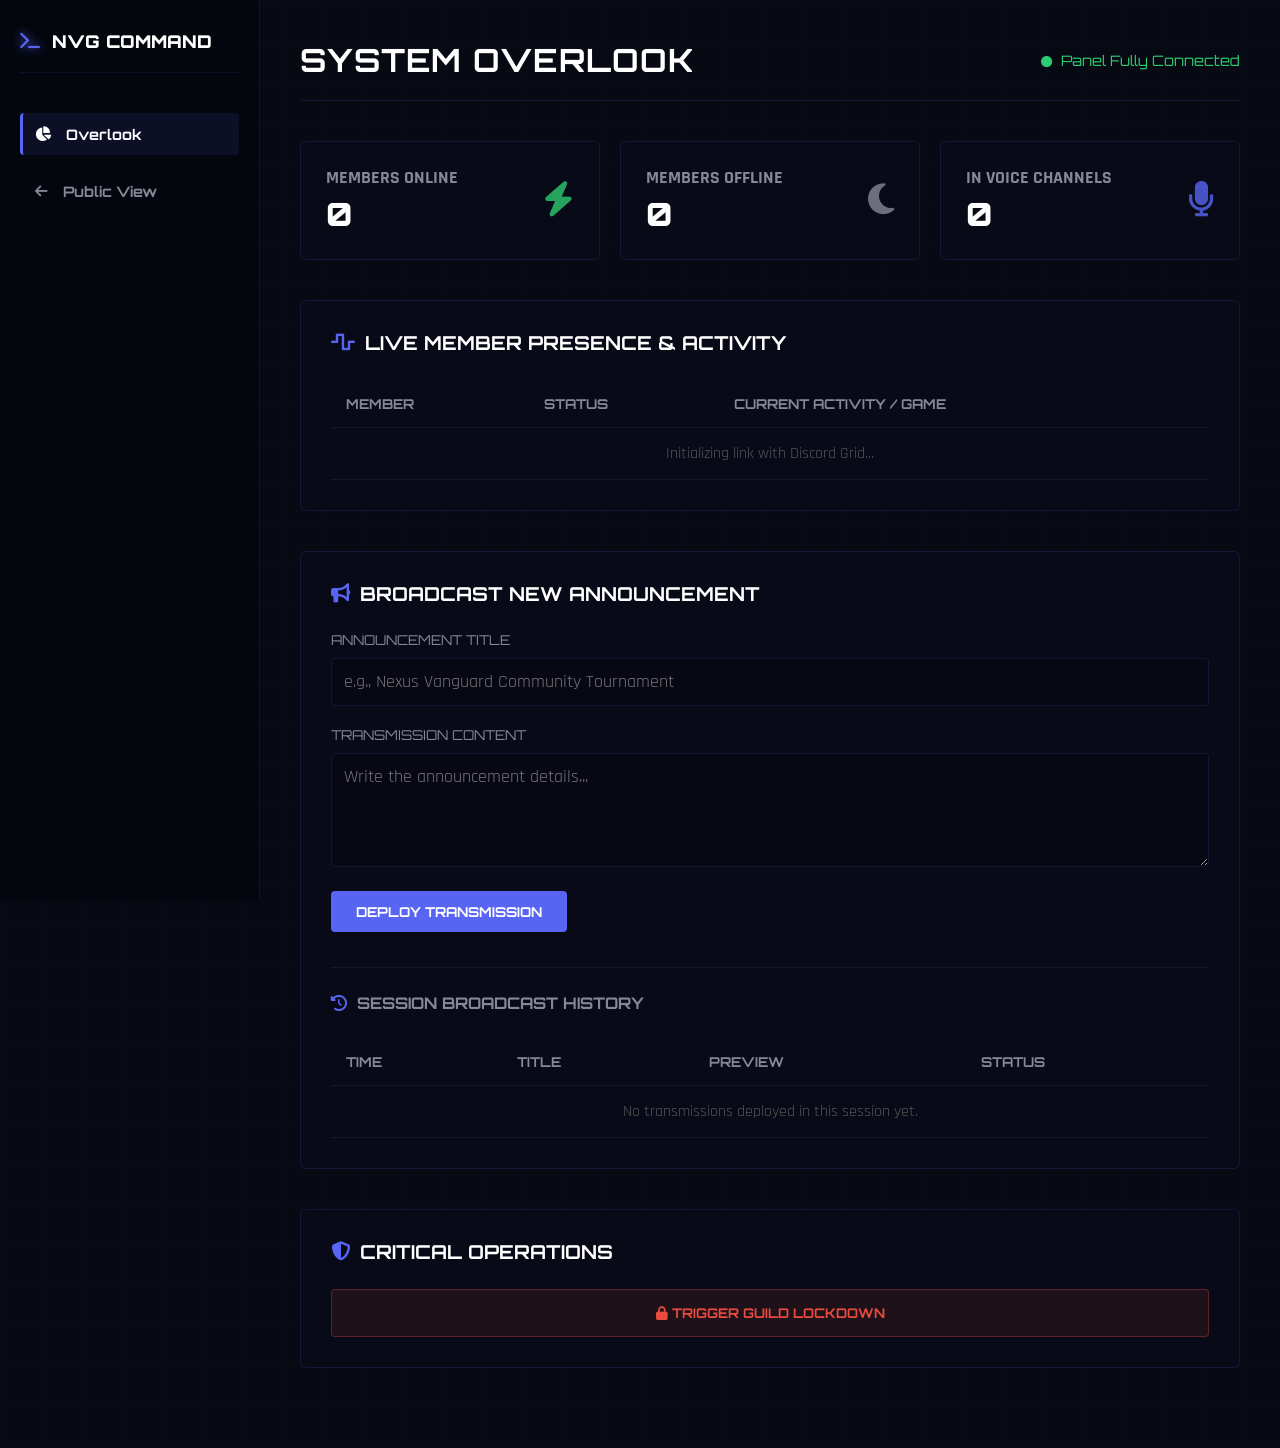
<file: Dashboard.html>
<!DOCTYPE html>
<html lang="en">
<head>
    <meta charset="UTF-8">
    <meta name="viewport" content="width=device-width, initial-scale=1.0">
    <title>Nexus Vanguard | Ultimate Live Control</title>
    <link href="https://fonts.googleapis.com/css2?family=Orbitron:wght@500;700;900&family=Rajdhani:wght@500;600;700&display=swap" rel="stylesheet">
    <link rel="stylesheet" href="https://cdnjs.cloudflare.com/ajax/libs/font-awesome/6.5.0/css/all.min.css">
    
    <style>
        :root {
            --cyber-primary: #5865F2; 
            --cyber-success: #2ecc71;
            --cyber-danger: #e74c3c;
            --cyber-bg-dark: #070913;
            --hud-font: 'Orbitron', sans-serif; 
            --body-font: 'Rajdhani', sans-serif; 
            --card-bg: rgba(10, 13, 28, 0.6);
            --card-border: rgba(88, 101, 242, 0.15);
        }
        body {
            background-color: var(--cyber-bg-dark);
            background-image: linear-gradient(rgba(88, 101, 242, 0.02) 1px, transparent 1px), linear-gradient(90deg, rgba(88, 101, 242, 0.02) 1px, transparent 1px);
            background-size: 40px 40px; margin: 0; padding: 0; overflow-x: hidden; color: #fff; display: flex; min-height: 100vh;
        }
        .sidebar { width: 260px; background: rgba(5, 7, 15, 0.9); border-right: 1px solid var(--card-border); padding: 30px 20px; box-sizing: border-box; display: flex; flex-direction: column; gap: 40px; position: fixed; height: 100vh; z-index: 10; }
        .sidebar-logo { display: flex; align-items: center; gap: 12px; font-family: var(--hud-font); font-weight: 900; font-size: 1.1rem; text-transform: uppercase; color: #fff; border-bottom: 1px solid rgba(88, 101, 242, 0.1); padding-bottom: 20px; }
        .sidebar-logo i { color: var(--cyber-primary); filter: drop-shadow(0 0 5px var(--cyber-primary)); }
        .sidebar-menu { list-style: none; padding: 0; margin: 0; display: flex; flex-direction: column; gap: 15px; }
        .sidebar-menu a { display: flex; align-items: center; gap: 15px; color: #848995; text-decoration: none; font-family: var(--hud-font); font-size: 0.9rem; font-weight: 700; padding: 12px 15px; border-radius: 4px; transition: all 0.25s ease; }
        .sidebar-menu a:hover, .sidebar-menu a.active-panel { color: #fff; background: rgba(88, 101, 242, 0.1); border-left: 3px solid var(--cyber-primary); padding-left: 12px; }
        .main-content { margin-left: 260px; flex-grow: 1; padding: 40px; box-sizing: border-box; }
        .dash-header { display: flex; justify-content: space-between; align-items: center; margin-bottom: 40px; border-bottom: 1px solid var(--card-border); padding-bottom: 20px; }
        .dash-header h1 { font-family: var(--hud-font); font-size: 2rem; text-transform: uppercase; margin: 0; letter-spacing: 1px; }
        .metrics-grid { display: grid; grid-template-columns: repeat(auto-fit, minmax(220px, 1fr)); gap: 20px; margin-bottom: 40px; }
        .metric-box { background: var(--card-bg); border: 1px solid var(--card-border); border-radius: 6px; padding: 25px; display: flex; justify-content: space-between; align-items: center; backdrop-filter: blur(8px); }
        .metric-info h3 { font-family: var(--body-font); font-size: 1.1rem; color: #848995; margin: 0 0 5px 0; text-transform: uppercase; }
        .metric-info p { font-family: var(--hud-font); font-size: 2rem; font-weight: 900; margin: 0; }
        .metric-icon { font-size: 2.2rem; color: var(--cyber-primary); opacity: 0.8; }
        .dash-section { background: var(--card-bg); border: 1px solid var(--card-border); border-radius: 6px; padding: 30px; margin-bottom: 40px; backdrop-filter: blur(8px); }
        .section-title { font-family: var(--hud-font); font-size: 1.2rem; text-transform: uppercase; margin: 0 0 25px 0; color: #fff; display: flex; align-items: center; gap: 10px; }
        .section-title i { color: var(--cyber-primary); }
        .ticket-table { width: 100%; border-collapse: collapse; font-family: var(--body-font); font-size: 1.15rem; }
        .ticket-table th, .ticket-table td { text-align: left; padding: 15px; border-bottom: 1px solid rgba(255, 255, 255, 0.05); }
        .ticket-table th { font-family: var(--hud-font); font-size: 0.85rem; color: #848995; text-transform: uppercase; }
        .user-avatar { width: 32px; height: 32px; border-radius: 50%; vertical-align: middle; margin-right: 10px; border: 1px solid var(--cyber-primary); }
        .status-badge { background: rgba(46, 204, 113, 0.1); color: var(--cyber-success); padding: 4px 10px; border-radius: 4px; font-size: 0.9rem; font-family: var(--hud-font); font-weight: 700; border: 1px solid rgba(46, 204, 113, 0.2); }
        .form-group { margin-bottom: 20px; }
        .form-group label { display: block; font-family: var(--hud-font); font-size: 0.85rem; color: #848995; text-transform: uppercase; margin-bottom: 10px; }
        .form-group input, .form-group textarea { width: 100%; background: rgba(7, 9, 19, 0.6); border: 1px solid var(--card-border); border-radius: 4px; padding: 12px; box-sizing: border-box; color: #fff; font-family: var(--body-font); font-size: 1.1rem; }
        .action-btn { background: var(--cyber-primary); color: #fff; border: none; font-family: var(--hud-font); font-size: 0.85rem; font-weight: 700; text-transform: uppercase; padding: 12px 25px; border-radius: 4px; cursor: pointer; transition: all 0.25s ease; }
        .action-btn:hover { box-shadow: 0 0 15px var(--cyber-primary); }
        .btn-danger-outline { background: rgba(231, 76, 60, 0.1); color: var(--cyber-danger); border: 1px solid rgba(231, 76, 60, 0.3); font-family: var(--hud-font); padding: 15px 25px; border-radius: 4px; cursor: pointer; font-weight: 700; text-transform: uppercase; width: 100%; transition: all 0.25s ease; }
        .btn-danger-outline:hover { background: var(--cyber-danger); color: #fff; box-shadow: 0 0 15px var(--cyber-danger); }
    </style>
</head>
<body>

    <aside class="sidebar">
        <div class="sidebar-logo">
            <i class="fa-solid fa-terminal"></i>
            <span>NVG Command</span>
        </div>
        <ul class="sidebar-menu">
            <li><a href="#" class="active-panel"><i class="fa-solid fa-chart-pie"></i> Overlook</a></li>
            <li><a href="index.html"><i class="fa-solid fa-arrow-left"></i> Public View</a></li>
        </ul>
    </aside>

    <main class="main-content">
        <header class="dash-header">
            <h1>System Overlook</h1>
            <div style="font-family: var(--hud-font); color: var(--cyber-success); font-size: 0.9rem;">
                <i class="fa-solid fa-circle" style="font-size: 0.7rem; margin-right: 5px;"></i> Panel Fully Connected
            </div>
        </header>

        <section class="metrics-grid">
            <div class="metric-box">
                <div class="metric-info">
                    <h3>Members Online</h3>
                    <p id="live-online">0</p>
                </div>
                <div class="metric-icon"><i class="fa-solid fa-bolt" style="color: #2ecc71;"></i></div>
            </div>
            <div class="metric-box">
                <div class="metric-info">
                    <h3>Members Offline</h3>
                    <p id="live-offline">0</p>
                </div>
                <div class="metric-icon"><i class="fa-solid fa-moon" style="color: #848995;"></i></div>
            </div>
            <div class="metric-box">
                <div class="metric-info">
                    <h3>In Voice Channels</h3>
                    <p id="live-voice">0</p>
                </div>
                <div class="metric-icon"><i class="fa-solid fa-microphone" style="color: #5865F2;"></i></div>
            </div>
        </section>

        <section class="dash-section">
            <h2 class="section-title"><i class="fa-solid fa-wave-square"></i> Live Member Presence & Activity</h2>
            <table class="ticket-table" style="font-size: 1rem;">
                <thead>
                    <tr>
                        <th>Member</th>
                        <th>Status</th>
                        <th>Current Activity / Game</th>
                    </tr>
                </thead>
                <tbody id="live-users-body">
                    <tr>
                        <td colspan="3" style="text-align: center; color: #555; font-family: var(--body-font);">Initializing link with Discord Grid...</td>
                    </tr>
                </tbody>
            </table>
        </section>

        <section class="dash-section">
            <h2 class="section-title"><i class="fa-solid fa-bullhorn"></i> Broadcast New Announcement</h2>
            <form id="announcement-form">
                <div class="form-group">
                    <label>Announcement Title</label>
                    <input type="text" id="announce-title" required placeholder="e.g., Nexus Vanguard Community Tournament">
                </div>
                <div class="form-group">
                    <label>Transmission Content</label>
                    <textarea id="announce-content" rows="4" required placeholder="Write the announcement details..."></textarea>
                </div>
                <button type="submit" class="action-btn" id="deploy-btn">Deploy Transmission</button>
            </form>

            <div style="margin-top: 35px; border-top: 1px solid rgba(255,255,255,0.05); padding-top: 25px;">
                <h3 class="section-title" style="font-size: 1rem; color: #848995;"><i class="fa-solid fa-clock-rotate-left"></i> Session Broadcast History</h3>
                <table class="ticket-table" style="font-size: 1rem;">
                    <thead>
                        <tr>
                            <th>Time</th>
                            <th>Title</th>
                            <th>Preview</th>
                            <th>Status</th>
                        </tr>
                    </thead>
                    <tbody id="announcement-logs-body">
                        <tr>
                            <td colspan="4" style="text-align: center; color: #555; font-family: var(--body-font);">No transmissions deployed in this session yet.</td>
                        </tr>
                    </tbody>
                </table>
            </div>
        </section>

        <section class="dash-section">
            <h2 class="section-title"><i class="fa-solid fa-shield-halved"></i> Critical Operations</h2>
            <button class="btn-danger-outline" onclick="triggerLockdown()"><i class="fa-solid fa-lock"></i> Trigger Guild Lockdown</button>
        </section>
    </main>

    <script>
        // 🛑 تذكر: حط البيانات الحقيقية بتاعت سيرفرك هنا عشان يشتغل فوراً بالملي 🛑
        const DISCORD_SERVER_ID = "1517904988611936417"; 
        const ANNOUNCEMENT_WEBHOOK = "https://discord.com/api/webhooks/1519901537546010634/37pa2kfaSZx6YN_q8IDbFToHeHkRJudzIp-53Y2wsSWuxGPnc7Nw4welFcbaDT4u4IFr";
        const ADMIN_LOGS_WEBHOOK = "https://discord.com/api/webhooks/1519909451446878318/cSJOOd7D1_GVlN8UIFIr2nOJO7teT3Se0zM2d8cqSHAQ6qQsq5gB5C9vrqWw_uePq97G";
        // وظيفة جلب وعرض البيانات الحية (العدادات + أسامي الأعضاء)
        async function fetchDiscordData() {
            if (DISCORD_SERVER_ID === "YOUR_DISCORD_SERVER_ID_HERE") return;

            try {
                const response = await fetch(`https://discord.com/api/guilds/${DISCORD_SERVER_ID}/widget.json`);
                if (response.ok) {
                    const data = await response.json();
                    
                    // 1. حساب وتحيين العدادات الحية
                    const totalOnline = data.presence_count || 0;
                    document.getElementById('live-online').innerText = totalOnline;
                    
                    // الديسكورد API للويدجت بيجيب الأعضاء النشطين فقط، هنعرض الـ Voice الحقيقيين والنشاط
                    const voiceMembers = data.members.filter(m => m.channel_id);
                    document.getElementById('live-voice').innerText = voiceMembers.length;

                    // حساب تقريبي للـ Offline بناءً على الـ Presence الحالية
                    document.getElementById('live-offline').innerText = "Active Link";

                    // 2. تحديث جدول الأعضاء والـ Game Activity لايف
                    const usersBody = document.getElementById('live-users-body');
                    usersBody.innerHTML = ""; // مسح القديم

                    if (data.members && data.members.length > 0) {
                        // هناخد أول 5 أعضاء نشطين عشان الصفحة تفضل سريعة وفخمة
                        data.members.slice(0, 5).forEach(member => {
                            const game = member.game ? member.game.name : "Idling / No Game";
                            const isVoice = member.channel_id ? `<span style="color:#5865F2; font-size:0.8rem;">[In Voice]</span>` : "";
                            
                            const row = `
                                <tr>
                                    <td>
                                        <img src="${member.avatar_url}" class="user-avatar" alt="">
                                        <span style="font-weight:600;">${member.username}</span>
                                    </td>
                                    <td><span class="status-badge">${member.status.toUpperCase()}</span> ${isVoice}</td>
                                    <td style="color: #a2a7b5; font-family: var(--body-font);">${game}</td>
                                </tr>
                            `;
                            usersBody.insertAdjacentHTML('beforeend', row);
                        });
                    } else {
                        usersBody.innerHTML = `<tr><td colspan="3" style="text-align:center; color:#555;">No active members tracked.</td></tr>`;
                    }
                }
            } catch (error) {
                console.error("Error connecting with Discord API:", error);
            }
        }

        // تشغيل التحديث التلقائي كل 8 ثواني عشان تلمح التغيير لايف
        if(DISCORD_SERVER_ID !== "YOUR_DISCORD_SERVER_ID_HERE") {
            fetchDiscordData();
            setInterval(fetchDiscordData, 8000);
        }

        // سيستم الـ Broadcast المزدوج (ديسكورد + الجدول في نفس الوقت)
        document.getElementById('announcement-form').addEventListener('submit', async (e) => {
            e.preventDefault();
            const title = document.getElementById('announce-title').value;
            const content = document.getElementById('announce-content').value;
            const btn = document.getElementById('deploy-btn');

            btn.innerText = "Transmitting...";
            btn.disabled = true;

            const payload = {
                embeds: [{
                    title: `📢 ${title}`,
                    description: content,
                    color: 5793266,
                    footer: { text: "Broadcasted via NVG Dashboard Control" },
                    timestamp: new Date()
                }]
            };

            try {
                const response = await fetch(ANNOUNCEMENT_WEBHOOK, {
                    method: 'POST',
                    headers: { 'Content-Type': 'application/json' },
                    body: JSON.stringify(payload)
                });

                if(response.ok) {
                    alert("Transmission Deployed Successfully to Discord!");

                    // تحديث الجدول قدام عينك فوراً
                    const logsBody = document.getElementById('announcement-logs-body');
                    if (logsBody.innerHTML.includes("No transmissions")) logsBody.innerHTML = "";

                    const now = new Date();
                    const timeString = now.toLocaleTimeString([], { hour: '2-digit', minute: '2-digit' });
                    const shortContent = content.length > 40 ? content.substring(0, 40) + "..." : content;

                    const newRow = `
                        <tr>
                            <td style="font-family: var(--hud-font); font-size: 0.85rem; color: var(--cyber-primary);">${timeString}</td>
                            <td style="font-weight: 700;">${title}</td>
                            <td style="color: #a2a7b5;">${shortContent}</td>
                            <td><span class="status-badge" style="background: rgba(46, 204, 113, 0.1); color: #2ecc71;">LIVE</span></td>
                        </tr>
                    `;
                    logsBody.insertAdjacentHTML('afterbegin', newRow);
                    document.getElementById('announcement-form').reset();
                } else {
                    alert("Transmission Failed. Check Webhook URL.");
                }
            } catch (error) {
                alert("Error connecting to Webhook.");
            } finally {
                btn.innerText = "Deploy Transmission";
                btn.disabled = false;
            }
        });

        // زر الـ Lockdown الطوارئ
        async function triggerLockdown() {
            const confirmAction = confirm("🚨 CRITICAL PROTOCOL: Deploy Guild Lockdown?");
            if (!confirmAction) return;

            try {
                await fetch(ADMIN_LOGS_WEBHOOK, {
                    method: 'POST',
                    headers: { 'Content-Type': 'application/json' },
                    body: JSON.stringify({ content: "🚨 **[CRITICAL ALERT]** Guild Lockdown initialized via panel!" })
                });
                alert("Lockdown broadcasted!");
            } catch (error) {
                alert("Transmission error.");
            }
        }
    </script>
</body>
</html>
</file>
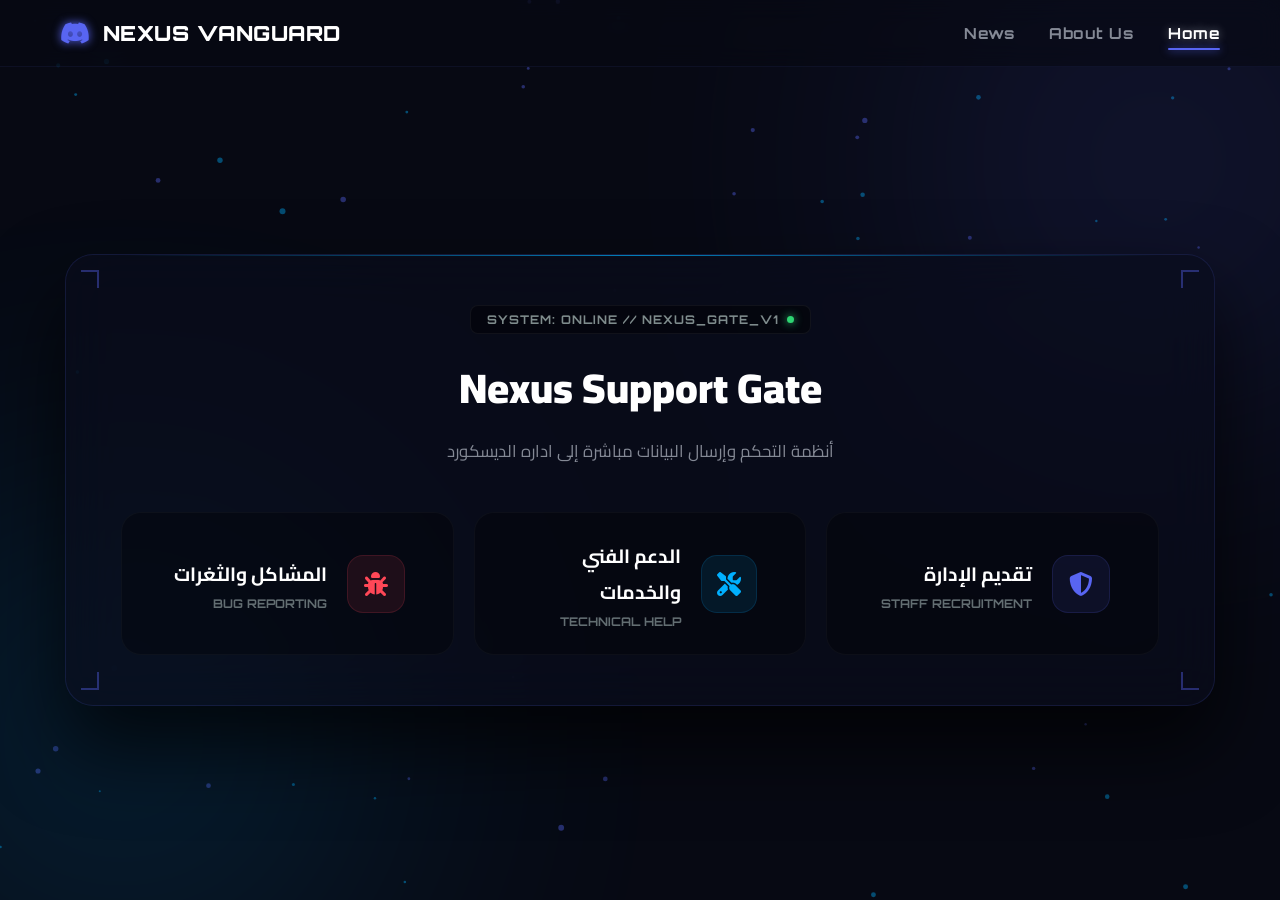
<file: support.html>
<!DOCTYPE html>
<html lang="en" dir="ltr">
<head>
    <meta charset="UTF-8">
    <meta name="viewport" content="width=device-width, initial-scale=1.0">
    <title>Nexus Vanguard</title>
    
    <link href="https://fonts.googleapis.com/css2?family=Cairo:wght@400;600;700;900&family=Orbitron:wght@500;700;900&family=Rajdhani:wght@600;700&display=swap" rel="stylesheet">
    <link rel="stylesheet" href="https://cdnjs.cloudflare.com/ajax/libs/font-awesome/6.5.0/css/all.min.css">
</head>
<body>

    <div class="cyber-bg-wrapper">
        <canvas id="particleCanvas"></canvas>
        <div class="neon-blur-sphere nbs-1"></div>
        <div class="neon-blur-sphere nbs-2"></div>
    </div>

    <nav class="navbar">
        <div class="nav-logo">
            <i class="fa-brands fa-discord"></i>
            <span>Nexus Vanguard</span>
        </div>
        
        <ul class="nav-links">
            <li><a href="news.html">News</a></li>
            <li><a href="about.html">About Us</a></li>
            <li><a href="index.html" class="active-nav">Home</a></li>
        </ul>
    </nav>

    <main class="cyber-main-container">
        <div class="cyber-3d-tilt-card" id="mainDashboardCard">
            
            <div class="hud-corner top-left"></div>
            <div class="hud-corner top-right"></div>
            <div class="hud-corner bottom-left"></div>
            <div class="hud-corner bottom-right"></div>
            <div class="top-scanline"></div>

            <header class="cyber-card-header">
                <div class="system-status-tag">
                    <span class="status-pulse"></span>
                    <span class="status-text">SYSTEM: ONLINE // NEXUS_GATE_V1</span>
                </div>
                <h1 class="glitch-title">Nexus Support Gate</h1>
                <p class="cyber-subtitle">أنظمة التحكم وإرسال البيانات مباشرة إلى اداره الديسكورد</p>
            </header>

            <section class="cyber-mega-tabs-container" id="centralHubMenu">
                
                <div class="cyber-tab-pill recruitment-gate" onclick="openCyberPanel('panel-recruitment')">
                    <div class="pill-bg-glow"></div>
                    <div class="pill-icon-wrapper recruitment-glow">
                        <i class="fa-solid fa-shield-halved"></i>
                    </div>
                    <div class="pill-details">
                        <h3>تقديم الإدارة</h3>
                        <p>STAFF RECRUITMENT</p>
                    </div>
                </div>

                <div class="cyber-tab-pill tech-gate" onclick="openCyberPanel('panel-tech')">
                    <div class="pill-bg-glow"></div>
                    <div class="pill-icon-wrapper tech-glow">
                        <i class="fa-solid fa-screwdriver-wrench"></i>
                    </div>
                    <div class="pill-details">
                        <h3>الدعم الفني والخدمات</h3>
                        <p>TECHNICAL HELP</p>
                    </div>
                </div>

                <div class="cyber-tab-pill bug-gate" onclick="openCyberPanel('panel-bugs')">
                    <div class="pill-bg-glow"></div>
                    <div class="pill-icon-wrapper bug-glow">
                        <i class="fa-solid fa-bug"></i>
                    </div>
                    <div class="pill-details">
                        <h3>المشاكل والثغرات</h3>
                        <p>BUG REPORTING</p>
                    </div>
                </div>

            </section>

            <article id="panel-recruitment" class="cyber-panel-content">
                <div class="panel-back-header">
                    <button class="cyber-back-btn" onclick="returnToHub()"><i class="fa-solid fa-arrow-right"></i> العودة للقائمة الرئيسية</button>
                    <span class="panel-indicator">RECRUITMENT_CORE</span>
                </div>

                <form id="cyber-staff-form" class="cyber-form">
                    <div class="form-grid-header">
                        <i class="fa-solid fa-fingerprint section-icon"></i>
                        <h2>الخطوة 01: الهوية الرقمية للاعب</h2>
                    </div>
                    
                    <div class="cyber-input-grid">
                        <div class="cyber-input-group">
                            <label>اسم حسابك في الديسكورد (Username)</label>
                            <div class="input-wrapper">
                                <i class="fa-brands fa-discord input-icon"></i>
                                <input type="text" id="sc-username" placeholder="mido_nvg" required>
                            </div>
                        </div>
                        <div class="cyber-input-group">
                            <label>العمر الحقيقي للمتقدم</label>
                            <div class="input-wrapper">
                                <i class="fa-solid fa-calendar-days input-icon"></i>
                                <input type="number" id="sc-age" placeholder="اكتب عمرك هنا..." required>
                            </div>
                        </div>
                    </div>

                    <div class="form-grid-header">
                        <i class="fa-solid fa-circle-question section-icon"></i>
                        <h2>الخطوة 02: اختبار الكفاءة والاختيارات</h2>
                    </div>

                    <div class="cyber-question-node">
                        <div class="node-meta">
                            <span class="node-number">Q1</span>
                            <span class="node-points"><i class="fa-solid fa-award"></i> 10 درجات</span>
                        </div>
                        <h3 class="node-question-text">السؤال الأول: اكتب نص السؤال هنا بناءً على قوانين سيرفرك؟</h3>
                        <div class="cyber-radio-cluster">
                            <label class="cyber-radio-box">
                                <input type="radio" name="cyber-q1" value="الاختيار الأول" required>
                                <div class="custom-radio-indicator"></div>
                                <span class="radio-label-text">هنا يكتب الاختيار الأول بالكامل</span>
                            </label>
                            <label class="cyber-radio-box">
                                <input type="radio" name="cyber-q1" value="الاختيار الثاني">
                                <div class="custom-radio-indicator"></div>
                                <span class="radio-label-text">هنا يكتب الاختيار الثاني بشكل منظم واحترافي</span>
                            </label>
                        </div>
                    </div>

                    <div class="cyber-question-node">
                        <div class="node-meta">
                            <span class="node-number">Q2</span>
                            <span class="node-points"><i class="fa-solid fa-award"></i> 10 درجات</span>
                        </div>
                        <h3 class="node-question-text">السؤال الثاني: كيف تتصرف في حالة حدوث مشادة في الرومات العامة؟</h3>
                        <div class="cyber-radio-cluster">
                            <label class="cyber-radio-box">
                                <input type="radio" name="cyber-q2" value="تحذير الطرفين" required>
                                <div class="custom-radio-indicator"></div>
                                <span class="radio-label-text">تحذير الطرفين شفهياً أولاً ونقلهم لروم جانبي</span>
                            </label>
                            <label class="cyber-radio-box">
                                <input type="radio" name="cyber-q2" value="تطبيق العقوبة">
                                <div class="custom-radio-indicator"></div>
                                <span class="radio-label-text">تطبيق العقوبة مباشرة بدون تفاهم وعقلي في راسي</span>
                            </label>
                        </div>
                    </div>

                    <div class="form-grid-header">
                        <i class="fa-solid fa-terminal section-icon"></i>
                        <h2>الخطوة 03: التحليل المقالي والسيناريوهات</h2>
                    </div>

                    <div class="cyber-question-node">
                        <div class="node-meta">
                            <span class="node-number">Q3</span>
                            <span class="node-points"><i class="fa-solid fa-award"></i> 15 درجة</span>
                        </div>
                        <h3 class="node-question-text">السؤال الثالث: ما هي الخبرات السابقة التي تمتلكها في إدارة مجتمعات الديسكورد?</h3>
                        <div class="textarea-wrapper">
                            <textarea id="sc-essay1" rows="4" placeholder="اكتب بالتفصيل السيرفرات السابقة أو البوتات التي تعاملت معها..." required></textarea>
                        </div>
                    </div>

                    <div class="cyber-action-zone">
                        <button type="submit" id="btn-submit-staff" class="cyber-submit-btn staff-glow-btn">
                            <span class="btn-content"><i class="fa-solid fa-paper-plane"></i> بث ملف التتقديم إلى السيرفر</span>
                        </button>
                    </div>
                </form>
            </article>

            <article id="panel-tech" class="cyber-panel-content">
                <div class="panel-back-header">
                    <button class="cyber-back-btn" onclick="returnToHub()"><i class="fa-solid fa-arrow-right"></i> العودة للقائمة الرئيسية</button>
                    <span class="panel-indicator">SUPPORT_CORE</span>
                </div>

                <form id="cyber-tech-form" class="cyber-form">
                    <div class="form-grid-header">
                        <i class="fa-solid fa-headset section-icon-tech"></i>
                        <h2>فتح تذكرة دعم فني وحلول رقمية</h2>
                    </div>

                    <div class="cyber-input-grid">
                        <div class="cyber-input-group">
                            <label>حساب المالك في الديسكورد (Username)</label>
                            <div class="input-wrapper">
                                <i class="fa-solid fa-user-gear input-icon"></i>
                                <input type="text" id="tech-username" placeholder="mido_nvg" required>
                            </div>
                        </div>
                        <div class="cyber-input-group">
                            <label>تصنيف الطلب أو عنوان التذكرة الفنية</label>
                            <div class="input-wrapper">
                                <i class="fa-solid fa-tags input-icon"></i>
                                <input type="text" id="tech-title" placeholder="مثال: مشكلة في تفعيل الرتبة" required>
                            </div>
                        </div>
                    </div>

                    <div class="cyber-question-node">
                        <h3 class="node-question-text">وصف المشكلة بشكل دقيق جداً</h3>
                        <div class="textarea-wrapper">
                            <textarea id="tech-desc" rows="6" placeholder="اكتب هنا ما يواجهك بالتفصيل الكامل لمساعدتك فوراً..." required></textarea>
                        </div>
                    </div>

                    <div class="cyber-action-zone">
                        <button type="submit" id="btn-submit-tech" class="cyber-submit-btn tech-glow-btn">
                            <span class="btn-content"><i class="fa-solid fa-headset"></i> فتح التذكرة الفنية الآن</span>
                        </button>
                    </div>
                </form>
            </article>

            <article id="panel-bugs" class="cyber-panel-content">
                <div class="panel-back-header">
                    <button class="cyber-back-btn" onclick="returnToHub()"><i class="fa-solid fa-arrow-right"></i> العودة للقائمة الرئيسية</button>
                    <span class="panel-indicator">BUG_CORE</span>
                </div>

                <form id="cyber-bug-form" class="cyber-form">
                    <div class="form-grid-header">
                        <i class="fa-solid fa-triangle-exclamation section-icon-bug"></i>
                        <h2>نظام رصد الثغرات والأخطاء البرمجية</h2>
                    </div>

                    <div class="cyber-input-grid">
                        <div class="cyber-input-group">
                            <label>اسم الراصد (Username)</label>
                            <div class="input-wrapper">
                                <i class="fa-solid fa-bug input-icon"></i>
                                <input type="text" id="bug-username" placeholder="mido_nvg" required>
                            </div>
                        </div>
                        <div class="cyber-input-group">
                            <label>مكان رصد الخلل البرمجي</label>
                            <div class="input-wrapper">
                                <i class="fa-solid fa-map-location-dot input-icon"></i>
                                <input type="text" id="bug-target" placeholder="مثال: البوت العام / موقع الويب" required>
                            </div>
                        </div>
                    </div>

                    <div class="cyber-question-node">
                        <h3 class="node-question-text">خطوات إنتاج الخطأ أو شرح الثغرة المكتشفة</h3>
                        <div class="textarea-wrapper">
                            <textarea id="bug-desc" rows="6" placeholder="ما هي الخطوات التي قمت بها وظهرت بسببها المشكلة؟" required></textarea>
                        </div>
                    </div>

                    <div class="cyber-action-zone">
                        <button type="submit" id="btn-submit-bug" class="cyber-submit-btn bug-glow-btn">
                            <span class="btn-content"><i class="fa-solid fa-biohazard"></i> إرسال التقرير الأمني فوراُ</span>
                        </button>
                    </div>
                </form>
            </article>

        </div>
    </main>

    <style>
        :root {
            --cyber-primary: #5865F2;
            --cyber-tech: #00b0ff;
            --cyber-bug: #ff4757;
            --cyber-bg-dark: #070913;
            --cyber-card-bg: rgba(10, 13, 28, 0.65);
            --cyber-font: 'Cairo', sans-serif;
            --hud-font: 'Orbitron', sans-serif;
        }

        body {
            margin: 0; padding: 0; background-color: var(--cyber-bg-dark);
            overflow-x: hidden; min-height: 100vh;
        }

        /* تنسيق الـ Navbar بتاعك بستايل سايبر بانك فخم هادي */
        .navbar {
            position: fixed !important; top: 0 !important; left: 0 !important;
            width: 100% !important; display: flex !important; justify-content: space-between !important;
            align-items: center !important; padding: 20px 60px !important; box-sizing: border-box !important;
            background: rgba(7, 9, 19, 0.6) !important; backdrop-filter: blur(12px) !important;
            -webkit-backdrop-filter: blur(12px) !important; z-index: 100 !important;
            border-bottom: 1px solid rgba(88, 101, 242, 0.08) !important;
        }
        .nav-logo {
            display: flex !important; align-items: center !important; gap: 12px !important;
            color: #fff !important; font-family: var(--hud-font) !important; font-weight: 900 !important;
            font-size: 1.3rem !important; text-transform: uppercase; letter-spacing: 0.5px;
        }
        .nav-logo i { color: var(--cyber-primary) !important; font-size: 1.5rem !important; filter: drop-shadow(0 0 5px var(--cyber-primary)); }
        
        .nav-links {
            display: flex !important; list-style: none !important; gap: 35px !important; margin: 0 !important; padding: 0 !important;
        }
        .nav-links li a {
            color: #848995 !important; text-decoration: none !important; font-family: var(--hud-font) !important;
            font-size: 0.95rem !important; font-weight: 700 !important; letter-spacing: 0.5px;
            transition: all 0.25s ease !important; position: relative; padding: 5px 0;
        }
        .nav-links li a:hover, .nav-links li a.active-nav {
            color: #fff !important; text-shadow: 0 0 10px rgba(255,255,255,0.4) !important;
        }
        /* خط نيون صغير تحت التبويب النشط */
        .nav-links li a.active-nav::after {
            content: ''; position: absolute; bottom: -2px; left: 0; width: 100%; height: 2px;
            background: var(--cyber-primary); box-shadow: 0 0 8px var(--cyber-primary); border-radius: 2px;
        }

        /* استقرار تام لخلفية جزيئات النيون */
        .cyber-bg-wrapper {
            position: fixed !important; top: 0 !important; left: 0 !important;
            width: 100vw !important; height: 100vh !important;
            z-index: 1 !important; background-color: var(--cyber-bg-dark) !important;
            overflow: hidden !important; pointer-events: none !important;
        }
        #particleCanvas { position: absolute !important; top: 0 !important; left: 0 !important; width: 100% !important; height: 100% !important; opacity: 0.4 !important; }
        
        .neon-blur-sphere { position: absolute !important; border-radius: 50% !important; filter: blur(140px) !important; opacity: 0.15 !important; }
        .nbs-1 { top: -10% !important; right: -10% !important; width: 500px !important; height: 500px !important; background: var(--cyber-primary) !important; }
        .nbs-2 { bottom: -10% !important; left: -10% !important; width: 500px !important; height: 500px !important; background: var(--cyber-tech) !important; }

        /* سنترة اللوحة بالملي في وسط الشاشة ومراعاة وجود الناف بار */
        .cyber-main-container {
            display: flex !important; justify-content: center !important; align-items: center !important;
            width: 100vw !important; min-height: 100vh !important; padding: 100px 20px 40px 20px !important;
            box-sizing: border-box !important; position: relative !important; z-index: 10 !important;
        }

        /* كارد التحكم الأسطوري الثابت والمستقر تماماً وبدون أي حركة ماوس تافهة */
        .cyber-3d-tilt-card {
            position: relative !important; width: 100% !important; max-width: 1150px !important;
            background: var(--cyber-card-bg) !important; border: 1px solid rgba(88, 101, 242, 0.15) !important;
            border-radius: 28px !important; padding: 50px 55px !important; box-shadow: 0 40px 80px rgba(0, 0, 0, 0.7) !important;
            box-sizing: border-box !important; backdrop-filter: blur(25px) !important; -webkit-backdrop-filter: blur(25px) !important;
            direction: rtl !important; transition: all 0.4s cubic-bezier(0.25, 1, 0.5, 1) !important;
        }

        /* ديكورات HUD الزوايا */
        .hud-corner { position: absolute !important; width: 16px !important; height: 16px !important; border-color: rgba(88, 101, 242, 0.4) !important; border-style: solid !important; pointer-events: none !important; }
        .top-left { top: 15px !important; left: 15px !important; border-width: 2px 2px 0 0 !important; }
        .top-right { top: 15px !important; right: 15px !important; border-width: 2px 0 0 2px !important; }
        .bottom-left { bottom: 15px !important; left: 15px !important; border-width: 0 2px 2px 0 !important; }
        .bottom-right { bottom: 15px !important; right: 15px !important; border-width: 0 0 2px 2px !important; }
        .top-scanline { position: absolute !important; top: 0 !important; left: 5% !important; width: 90% !important; height: 1px !important; background: linear-gradient(90deg, transparent, var(--cyber-tech), transparent) !important; opacity: 0.7 !important; }

        /* هيدر اللوحة المطور */
        .cyber-card-header { text-align: center !important; margin-bottom: 45px !important; }
        .system-status-tag { display: inline-flex !important; align-items: center !important; gap: 8px !important; background: rgba(0, 0, 0, 0.4) !important; border: 1px solid rgba(255,255,255,0.05) !important; padding: 6px 16px !important; border-radius: 8px !important; margin-bottom: 15px !important; }
        .status-pulse { width: 7px !important; height: 7px !important; background-color: #2ed573 !important; border-radius: 50% !important; box-shadow: 0 0 8px #2ed573 !important; }
        .status-text { font-family: var(--hud-font) !important; font-size: 0.75rem !important; color: #7f8c8d !important; font-weight: bold !important; letter-spacing: 1px !important; }
        .glitch-title { font-family: var(--cyber-font) !important; font-size: 2.6rem !important; font-weight: 900 !important; color: #fff !important; margin: 0 0 8px 0 !important; }
        .cyber-subtitle { font-family: var(--cyber-font) !important; color: #848995 !important; font-size: 1.05rem !important; margin: 0 !important; }

        /* الكروت والمنيو فمنتصف الصفحة */
        .cyber-mega-tabs-container {
            display: grid !important; grid-template-columns: repeat(auto-fit, minmax(300px, 1fr)) !important; gap: 20px !important;
            transition: opacity 0.35s ease, transform 0.35s ease !important; opacity: 1; transform: scale(1);
        }
        .cyber-tab-pill {
            background: rgba(0, 0, 0, 0.3) !important; border: 1px solid rgba(255, 255, 255, 0.03) !important;
            border-radius: 20px !important; padding: 25px 28px !important; display: flex !important; align-items: center !important;
            gap: 20px !important; cursor: pointer !important; position: relative !important; overflow: hidden !important;
            transition: all 0.35s cubic-bezier(0.25, 1, 0.5, 1) !important;
        }
        .cyber-tab-pill:hover { background: rgba(255, 255, 255, 0.01) !important; transform: translateY(-5px) !important; box-shadow: 0 15px 35px rgba(0,0,0,0.4) !important; }
        
        .recruitment-gate:hover { border-color: rgba(88, 101, 242, 0.4) !important; box-shadow: 0 15px 30px rgba(88, 101, 242, 0.1) !important; }
        .tech-gate:hover { border-color: rgba(0, 176, 255, 0.4) !important; box-shadow: 0 15px 30px rgba(0, 176, 255, 0.1) !important; }
        .bug-gate:hover { border-color: rgba(255, 71, 87, 0.4) !important; box-shadow: 0 15px 30px rgba(255, 71, 87, 0.1) !important; }

        .pill-icon-wrapper { width: 56px !important; height: 56px !important; border-radius: 16px !important; display: flex !important; align-items: center !important; justify-content: center !important; font-size: 1.5rem !important; transition: all 0.3s ease !important; }
        .recruitment-glow { background: rgba(88, 101, 242, 0.1) !important; color: var(--cyber-primary) !important; border: 1px solid rgba(88, 101, 242, 0.15) !important; }
        .tech-glow { background: rgba(0, 176, 255, 0.1) !important; color: var(--cyber-tech) !important; border: 1px solid rgba(0, 176, 255, 0.15) !important; }
        .bug-glow { background: rgba(255, 71, 87, 0.1) !important; color: var(--cyber-bug) !important; border: 1px solid rgba(255, 71, 87, 0.15) !important; }
        
        .recruitment-gate:hover .pill-icon-wrapper { background: var(--cyber-primary) !important; color: #fff !important; box-shadow: 0 0 20px var(--cyber-primary) !important; }
        .tech-gate:hover .pill-icon-wrapper { background: var(--cyber-tech) !important; color: #fff !important; box-shadow: 0 0 20px var(--cyber-tech) !important; }
        .bug-gate:hover .pill-icon-wrapper { background: var(--cyber-bug) !important; color: #fff !important; box-shadow: 0 0 20px var(--cyber-bug) !important; }

        .pill-details h3 { font-family: var(--cyber-font) !important; color: #fff !important; font-size: 1.2rem !important; margin: 0 0 4px 0 !important; font-weight: 700 !important; }
        .pill-details p { font-family: var(--hud-font) !important; color: #636e72 !important; font-size: 0.75rem !important; margin: 0 !important; font-weight: bold !important; }

        /* إخفاء لوحات الإدخال وتأثيرات السلاسة */
        .cyber-panel-content { display: none !important; opacity: 0; transform: translateY(20px); transition: all 0.4s cubic-bezier(0.25, 1, 0.5, 1) !important; width: 100% !important; }
        .cyber-panel-content.active-panel { display: block !important; opacity: 1 !important; transform: translateY(0) !important; }

        /* هيدر زرار العودة للمنيو الرئيسي */
        .panel-back-header { display: flex !important; justify-content: space-between !important; align-items: center !important; margin-bottom: 30px !important; border-bottom: 1px solid rgba(255,255,255,0.04) !important; padding-bottom: 15px !important; }
        .cyber-back-btn { background: none !important; border: none !important; color: #a4a9b3 !important; font-family: var(--cyber-font) !important; font-size: 0.95rem !important; font-weight: 600 !important; cursor: pointer !important; display: flex !important; align-items: center !important; gap: 8px !important; transition: all 0.2s ease !important; }
        .cyber-back-btn:hover { color: #fff !important; text-shadow: 0 0 8px rgba(255,255,255,0.3) !important; }
        .panel-indicator { font-family: var(--hud-font) !important; font-size: 0.75rem !important; color: rgba(255,255,255,0.15) !important; font-weight: bold; letter-spacing: 1px; }

        /* ستايلات الـ Forms الداخلية */
        .form-grid-header { display: flex !important; align-items: center !important; gap: 14px !important; margin: 30px 0 20px 0 !important; }
        .section-icon { color: var(--cyber-primary) !important; font-size: 1.3rem !important; }
        .section-icon-tech { color: var(--cyber-tech) !important; font-size: 1.3rem !important; }
        .section-icon-bug { color: var(--cyber-bug) !important; font-size: 1.3rem !important; }
        .form-grid-header h2 { font-family: var(--cyber-font) !important; font-size: 1.25rem !important; color: #fff !important; font-weight: 800 !important; margin: 0 !important; }

        .cyber-input-grid { display: grid !important; grid-template-columns: repeat(auto-fit, minmax(320px, 1fr)) !important; gap: 25px !important; }
        .cyber-input-group { display: flex !important; flex-direction: column !important; margin-bottom: 20px !important; width: 100% !important; }
        .cyber-input-group label { font-family: var(--cyber-font) !important; font-size: 0.95rem !important; font-weight: 600 !important; color: #a4a9b3 !important; margin-bottom: 12px !important; }
        
        .input-wrapper { position: relative !important; width: 100% !important; box-sizing: border-box !important; }
        .input-icon { position: absolute !important; right: 18px !important; top: 50% !important; transform: translateY(-50%) !important; color: #57606f !important; font-size: 1.1rem !important; pointer-events: none !important; }
        
        .input-wrapper input, .textarea-wrapper textarea {
            width: 100% !important; background: rgba(0, 0, 0, 0.4) !important; border: 1px solid rgba(255,255,255,0.06) !important;
            border-radius: 14px !important; color: #fff !important; font-family: var(--cyber-font) !important; font-size: 0.95rem !important;
            outline: none !important; box-sizing: border-box !important; transition: all 0.3s ease !important;
        }
        .input-wrapper input { padding: 16px 50px 16px 20px !important; }
        .textarea-wrapper textarea { padding: 18px !important; resize: none !important; display: block !important; width: 100%; box-sizing: border-box; }

        .input-wrapper input:focus, .textarea-wrapper textarea:focus { border-color: rgba(88, 101, 242, 0.6) !important; background: rgba(0, 0, 0, 0.6) !important; box-shadow: 0 0 20px rgba(88, 101, 242, 0.1) !important; }

        /* كروت نودات الأسئلة النظيفة بيضاء بالكامل */
        .cyber-question-node { background: rgba(255, 255, 255, 0.01) !important; border: 1px solid rgba(255, 255, 255, 0.02) !important; border-radius: 18px !important; padding: 26px 30px !important; margin-bottom: 25px !important; box-sizing: border-box !important; }
        .node-meta { display: flex !important; justify-content: space-between !important; align-items: center !important; margin-bottom: 16px !important; }
        .node-number { font-family: var(--hud-font) !important; background: rgba(255,255,255,0.04) !important; color: #fff !important; font-weight: 900; padding: 4px 12px; border-radius: 6px; font-size: 0.8rem; border: 1px solid rgba(255,255,255,0.05); }
        .node-points { font-family: var(--cyber-font) !important; background: rgba(0, 176, 255, 0.06) !important; color: var(--cyber-tech) !important; font-size: 0.8rem; font-weight: bold; padding: 4px 12px; border-radius: 6px; border: 1px solid rgba(0, 176, 255, 0.15); }
        .node-question-text { font-family: var(--cyber-font) !important; font-size: 1.1rem !important; color: #ffffff !important; font-weight: 700 !important; margin: 0 0 20px 0 !important; }

        /* الراديو المخصص السلس */
        .cyber-radio-cluster { display: flex !important; flex-direction: column !important; gap: 12px !important; }
        .cyber-radio-box { display: flex !important; align-items: center !important; background: rgba(0, 0, 0, 0.2) !important; border: 1px solid rgba(255, 255, 255, 0.03) !important; padding: 16px 20px !important; border-radius: 12px !important; cursor: pointer !important; transition: all 0.25s ease !important; }
        .cyber-radio-box:hover { background: rgba(255, 255, 255, 0.02) !important; border-color: rgba(255, 255, 255, 0.08) !important; }
        .cyber-radio-box input[type="radio"] { display: none !important; }
        .custom-radio-indicator { width: 18px !important; height: 18px !important; border: 2px solid #57606f !important; border-radius: 50% !important; margin-left: 16px !important; display: flex !important; align-items: center !important; justify-content: center !important; transition: all 0.2s ease !important; flex-shrink: 0 !important; }
        .custom-radio-indicator::after { content: '' !important; width: 8px !important; height: 8px !important; background-color: #fff !important; border-radius: 50% !important; transform: scale(0) !important; transition: transform 0.2s ease !important; }
        .cyber-radio-box input[type="radio"]:checked + .custom-radio-indicator { border-color: var(--cyber-primary) !important; background: var(--cyber-primary) !important; box-shadow: 0 0 12px var(--cyber-primary) !important; }
        .cyber-radio-box input[type="radio"]:checked + .custom-radio-indicator::after { transform: scale(1) !important; }
        .radio-label-text { font-family: var(--cyber-font) !important; color: #dcdde1 !important; font-size: 0.95rem !important; }

        /* منطقة الأزرار البرمجية */
        .cyber-action-zone { text-align: center !important; margin-top: 45px !important; }
        .cyber-submit-btn { position: relative !important; border: none !important; padding: 18px 60px !important; border-radius: 16px !important; cursor: pointer !important; transition: all 0.3s ease !important; }
        .btn-content { display: flex !important; align-items: center !important; gap: 12px !important; font-family: var(--cyber-font) !important; font-size: 1.1rem !important; font-weight: 800 !important; color: #fff !important; }
        .staff-glow-btn { background: linear-gradient(135deg, var(--cyber-primary), #3b48cc) !important; box-shadow: 0 12px 30px rgba(88, 101, 242, 0.3) !important; }
        .tech-glow-btn { background: linear-gradient(135deg, var(--cyber-tech), #0091ea) !important; box-shadow: 0 12px 30px rgba(0, 176, 255, 0.3) !important; }
        .bug-glow-btn { background: linear-gradient(135deg, var(--cyber-bug), #ee5253) !important; box-shadow: 0 12px 30px rgba(255, 71, 87, 0.3) !important; }
        .cyber-submit-btn:hover { transform: translateY(-4px) !important; filter: brightness(1.15) !important; }
        .cyber-submit-btn:disabled { opacity: 0.6 !important; cursor: not-allowed !important; }

        /* ريبونسيڤ سريع للـ Navbar على الشاشات الصغيرة */
        @media (max-width: 768px) {
            .navbar { padding: 15px 25px !important; flex-direction: column !important; gap: 10px !important; }
            .cyber-main-container { padding-top: 150px !important; }
        }
    </style>

    <script>
        // دالة الفتح والانتقال السلس من السنتر
        function openCyberPanel(panelId) {
            const menu = document.getElementById('centralHubMenu');
            menu.style.opacity = '0';
            menu.style.transform = 'scale(0.95)';
            
            setTimeout(() => {
                menu.style.display = 'none';
                const panel = document.getElementById(panelId);
                panel.style.display = 'block';
                setTimeout(() => {
                    panel.classList.add('active-panel');
                }, 50);
            }, 350);
        }

        // دالة العودة للقائمة الرئيسية فمنتصف الصفحة
        function returnToHub() {
            const currentPanel = document.querySelector('.cyber-panel-content.active-panel');
            if(currentPanel) {
                currentPanel.classList.remove('active-panel');
                setTimeout(() => {
                    currentPanel.style.display = 'none';
                    const menu = document.getElementById('centralHubMenu');
                    menu.style.display = 'grid';
                    setTimeout(() => {
                        menu.style.opacity = '1';
                        menu.style.transform = 'scale(1)';
                    }, 50);
                }, 350);
            }
        }

        /* [تم حذف كود الـ Mouse Move 3D Tilt بناءً على طلبك] */

        // تأثير خلفية جزيئات النيون الفتاكة بـ Canvas
        const canvas = document.getElementById('particleCanvas');
        const ctx = canvas.getContext('2d');
        let particles = [];

        function resizeCanvas() {
            canvas.width = window.innerWidth;
            canvas.height = window.innerHeight;
        }
        window.addEventListener('resize', resizeCanvas);
        resizeCanvas();

        class Particle {
            constructor() {
                this.x = Math.random() * canvas.width;
                this.y = Math.random() * canvas.height;
                this.size = Math.random() * 2 + 1;
                this.speedX = Math.random() * 0.6 - 0.3;
                this.speedY = Math.random() * 0.6 - 0.3;
                this.color = Math.random() > 0.5 ? '#5865F2' : '#00b0ff';
            }
            update() {
                this.x += this.speedX;
                this.y += this.speedY;
                if (this.x > canvas.width) this.x = 0;
                else if (this.x < 0) this.x = canvas.width;
                if (this.y > canvas.height) this.y = 0;
                else if (this.y < 0) this.y = canvas.height;
            }
            draw() {
                ctx.fillStyle = this.color;
                ctx.beginPath();
                ctx.arc(this.x, this.y, this.size, 0, Math.PI * 2);
                ctx.fill();
            }
        }

        function initParticles() {
            particles = [];
            for (let i = 0; i < 75; i++) {
                particles.push(new Particle());
            }
        }
        initParticles();

        function animateParticles() {
            ctx.clearRect(0, 0, canvas.width, canvas.height);
            particles.forEach(p => {
                p.update();
                p.draw();
            });
            requestAnimationFrame(animateParticles);
        }
        animateParticles();

        // ----------------- ربط الـ Webhook القديم الأصلي المستقر 100% -----------------
        const webhookURL = "https://discord.com/api/webhooks/1519774590530748597/PQtbBv8vj848OeKFq1hZhPPUXZ8I51vkJIhW5TjQYMMjsu0QXWy-QM1lvU7QXoIpQ5Gs";

        // تقديم الإدارة
        document.getElementById('cyber-staff-form').addEventListener('submit', function(e) {
            e.preventDefault();
            const btn = document.getElementById('btn-submit-staff');
            btn.disabled = true; btn.innerText = "بث البيانات جاري...";

            const payload = {
                username: "Nexus Recruitment Hub",
                embeds: [{
                    title: "📝 طلب تقديم إداري جديد",
                    color: 5793266,
                    fields: [
                        { name: "👤 الحساب:", value: document.getElementById('sc-username').value, inline: true },
                        { name: "⏳ العمر الحقيقي:", value: document.getElementById('sc-age').value, inline: true },
                        { name: "💬 الخبرات:", value: document.getElementById('sc-essay1').value }
                    ],
                    timestamp: new Date().toISOString()
                }]
            };
            sendData(payload, btn, 'cyber-staff-form', 'بث ملف التتقديم إلى السيرفر');
        });

        // الدعم الفني
        document.getElementById('cyber-tech-form').addEventListener('submit', function(e) {
            e.preventDefault();
            const btn = document.getElementById('btn-submit-tech');
            btn.disabled = true;

            const payload = {
                username: "Nexus Support Hub",
                embeds: [{
                    title: "🛠️ تذكرة مساعدة فنية جديدة",
                    color: 4521727,
                    fields: [
                        { name: "👤 يوزر المرسل:", value: document.getElementById('tech-username').value, inline: true },
                        { name: "📌 التصنيف:", value: document.getElementById('tech-title').value, inline: true },
                        { name: "📝 التفاصيل:", value: document.getElementById('tech-desc').value }
                    ],
                    timestamp: new Date().toISOString()
                }]
            };
            sendData(payload, btn, 'cyber-tech-form', 'فتح التذكرة الفنية الآن');
        });

        // البلاغات
        document.getElementById('cyber-bug-form').addEventListener('submit', function(e) {
            e.preventDefault();
            const btn = document.getElementById('btn-submit-bug');
            btn.disabled = true;

            const payload = {
                username: "Nexus Bug Hub",
                embeds: [{
                    title: "🪲 تقرير أمني عن خلل/ثغرة",
                    color: 16730199,
                    fields: [
                        { name: "👤 الراصد:", value: document.getElementById('bug-username').value, inline: true },
                        { name: "📍 المكان:", value: document.getElementById('bug-target').value, inline: true },
                        { name: "🔍 الشرح:", value: document.getElementById('bug-desc').value }
                    ],
                    timestamp: new Date().toISOString()
                }]
            };
            sendData(payload, btn, 'cyber-bug-form', 'إرسال التقرير الأمني فوراُ');
        });

        function sendData(payload, button, formId, txt) {
            fetch(webhookURL, {
                method: 'POST',
                headers: { 'Content-Type': 'application/json' },
                body: JSON.stringify(payload)
            }).then(res => {
                if(res.ok) {
                    alert(' نجاح إرسال ملف البيانات الى اداره الديسكورد.');
                    document.getElementById(formId).reset();
                    returnToHub();
                } else { alert(' خطأ في الإرسال.'); }
            }).catch(() => alert(' فشل الاتصال.')).finally(() => {
                button.disabled = false;
                button.innerHTML = `<span class="btn-content">${txt}</span>`;
            });
        }
    </script>
</body>
</html>
</file>
